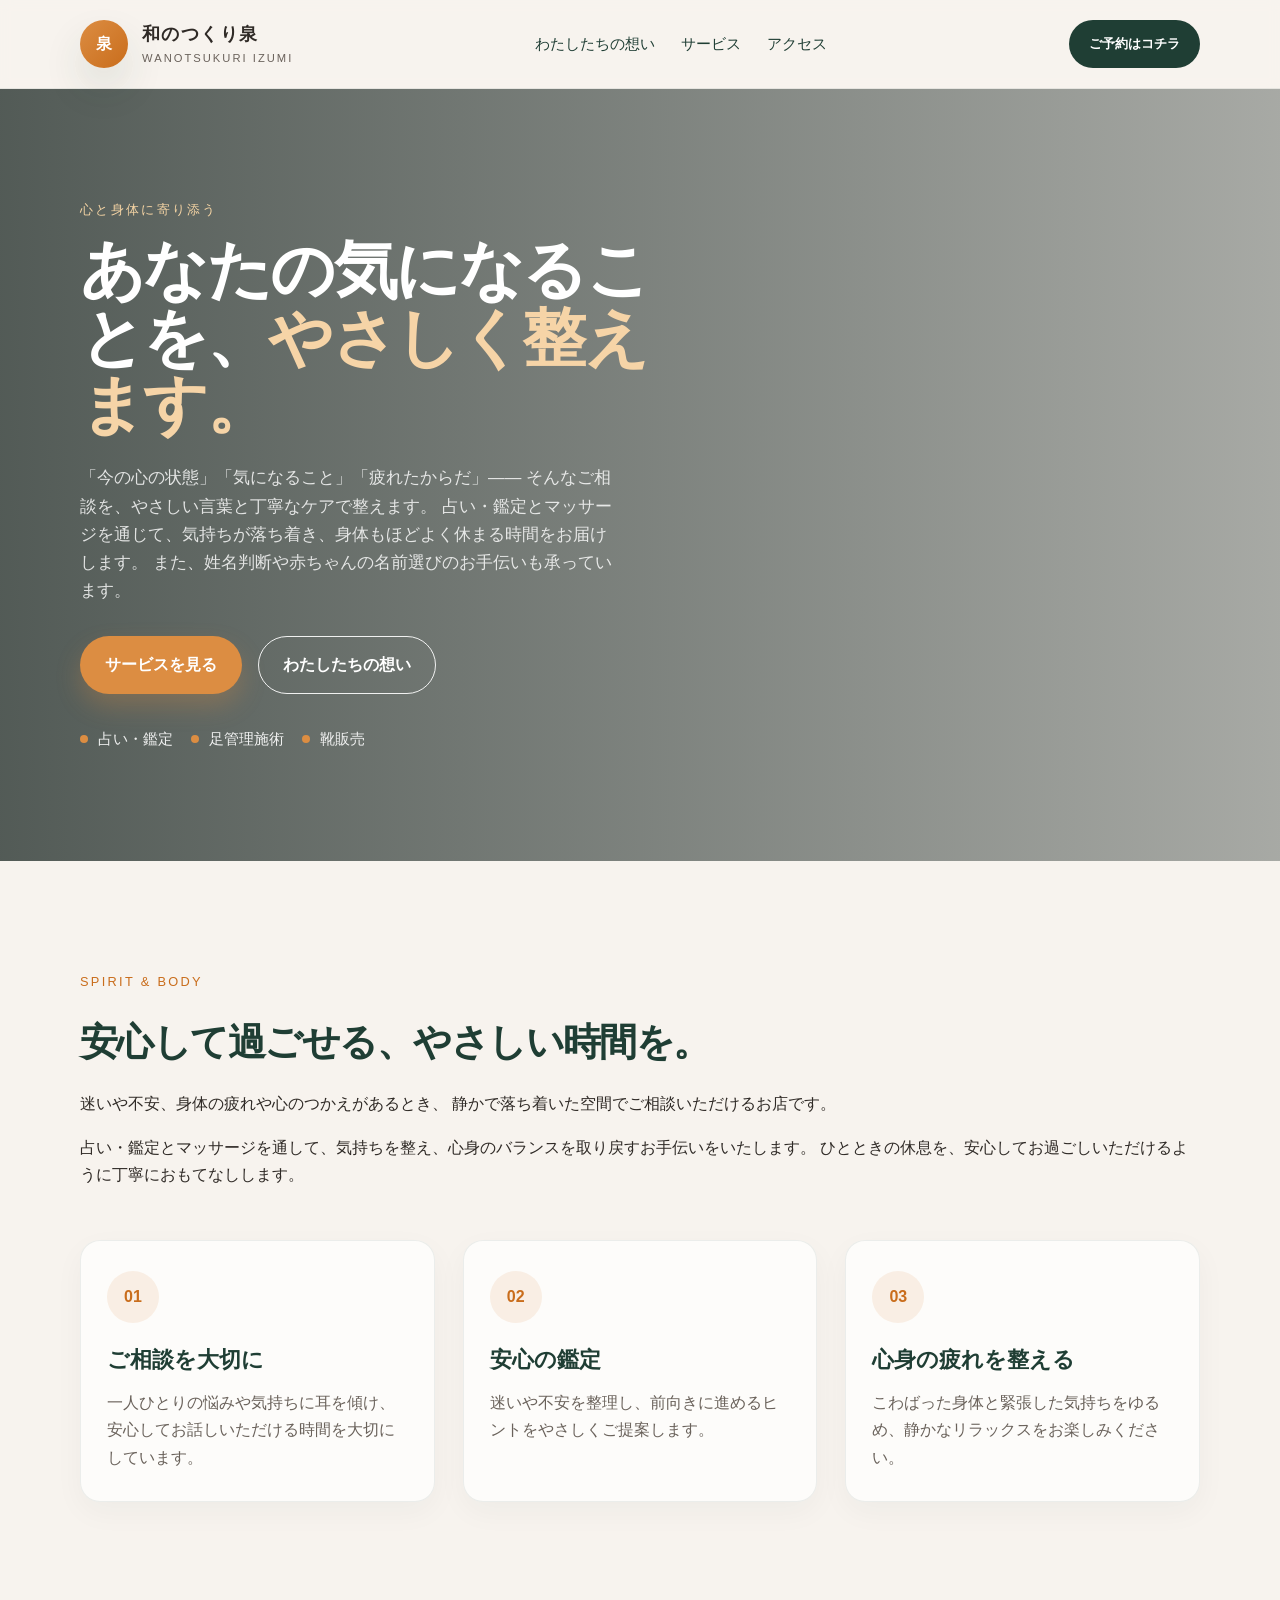
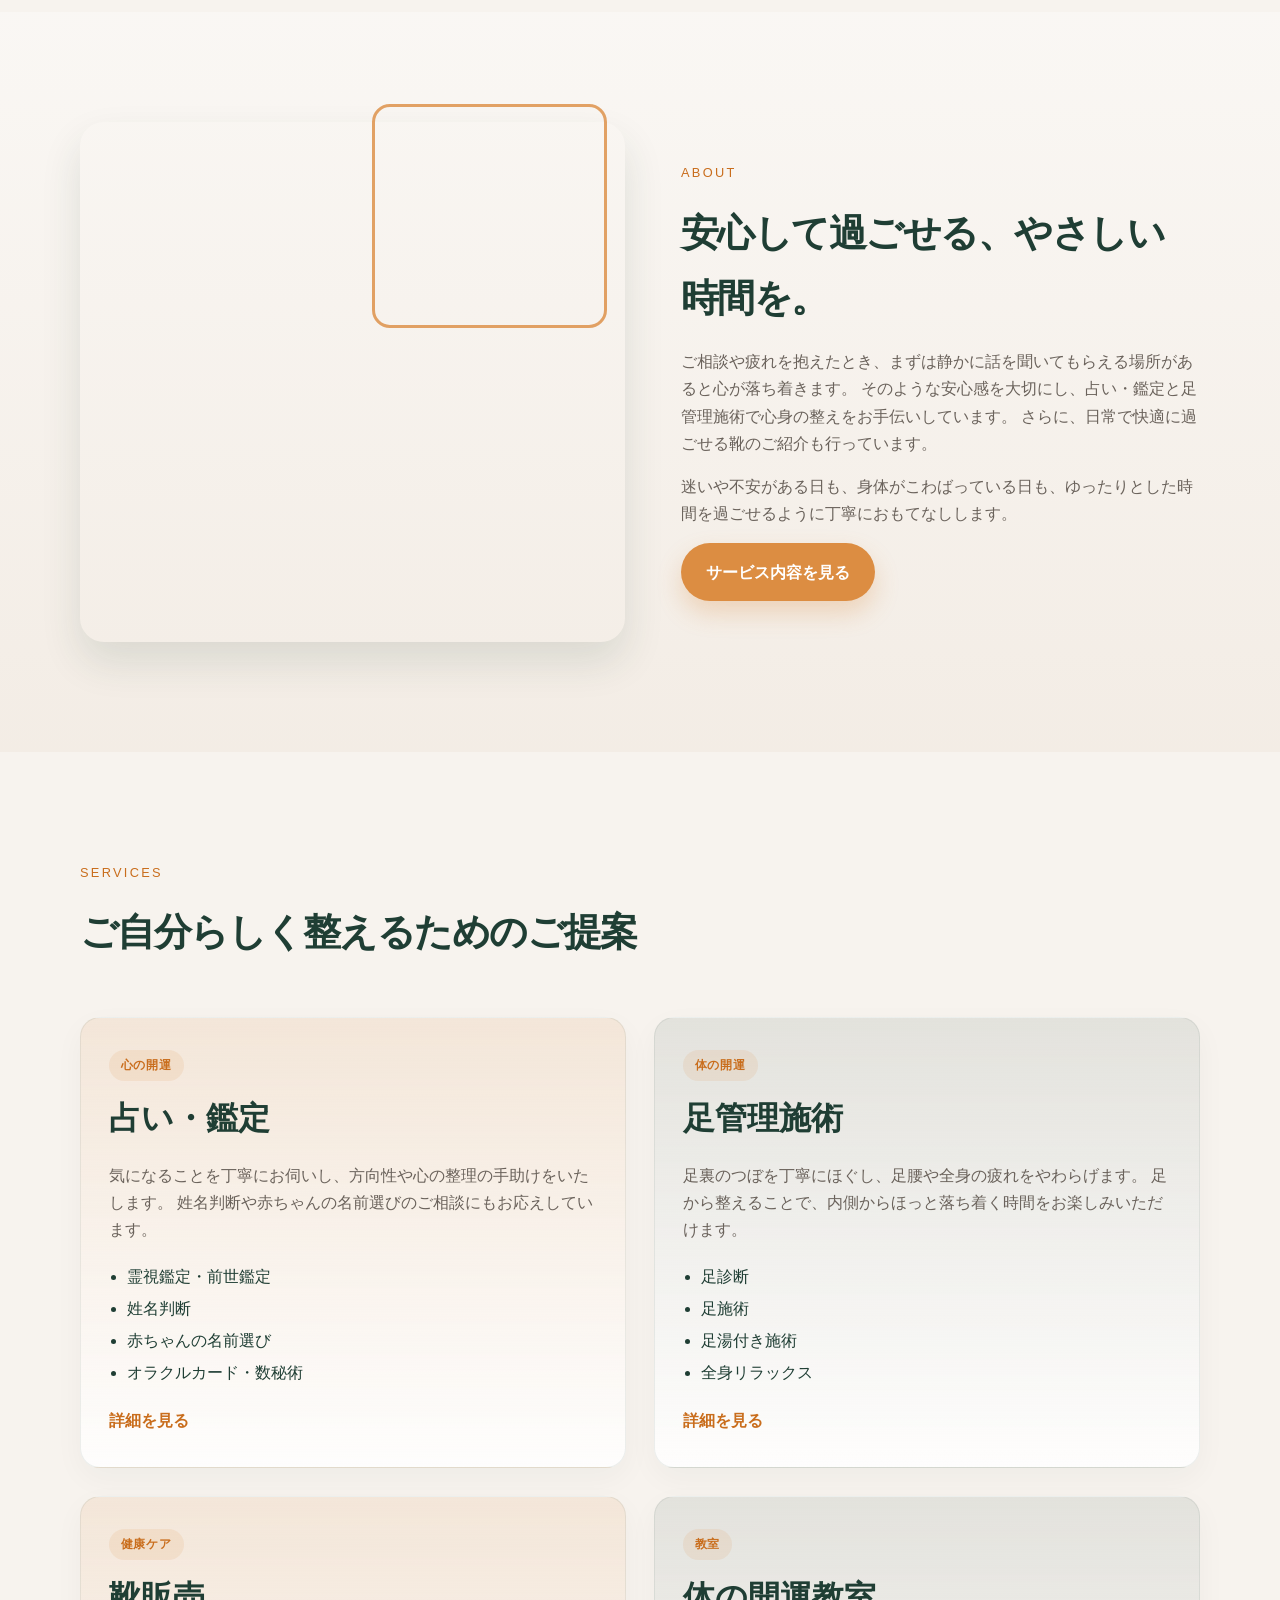
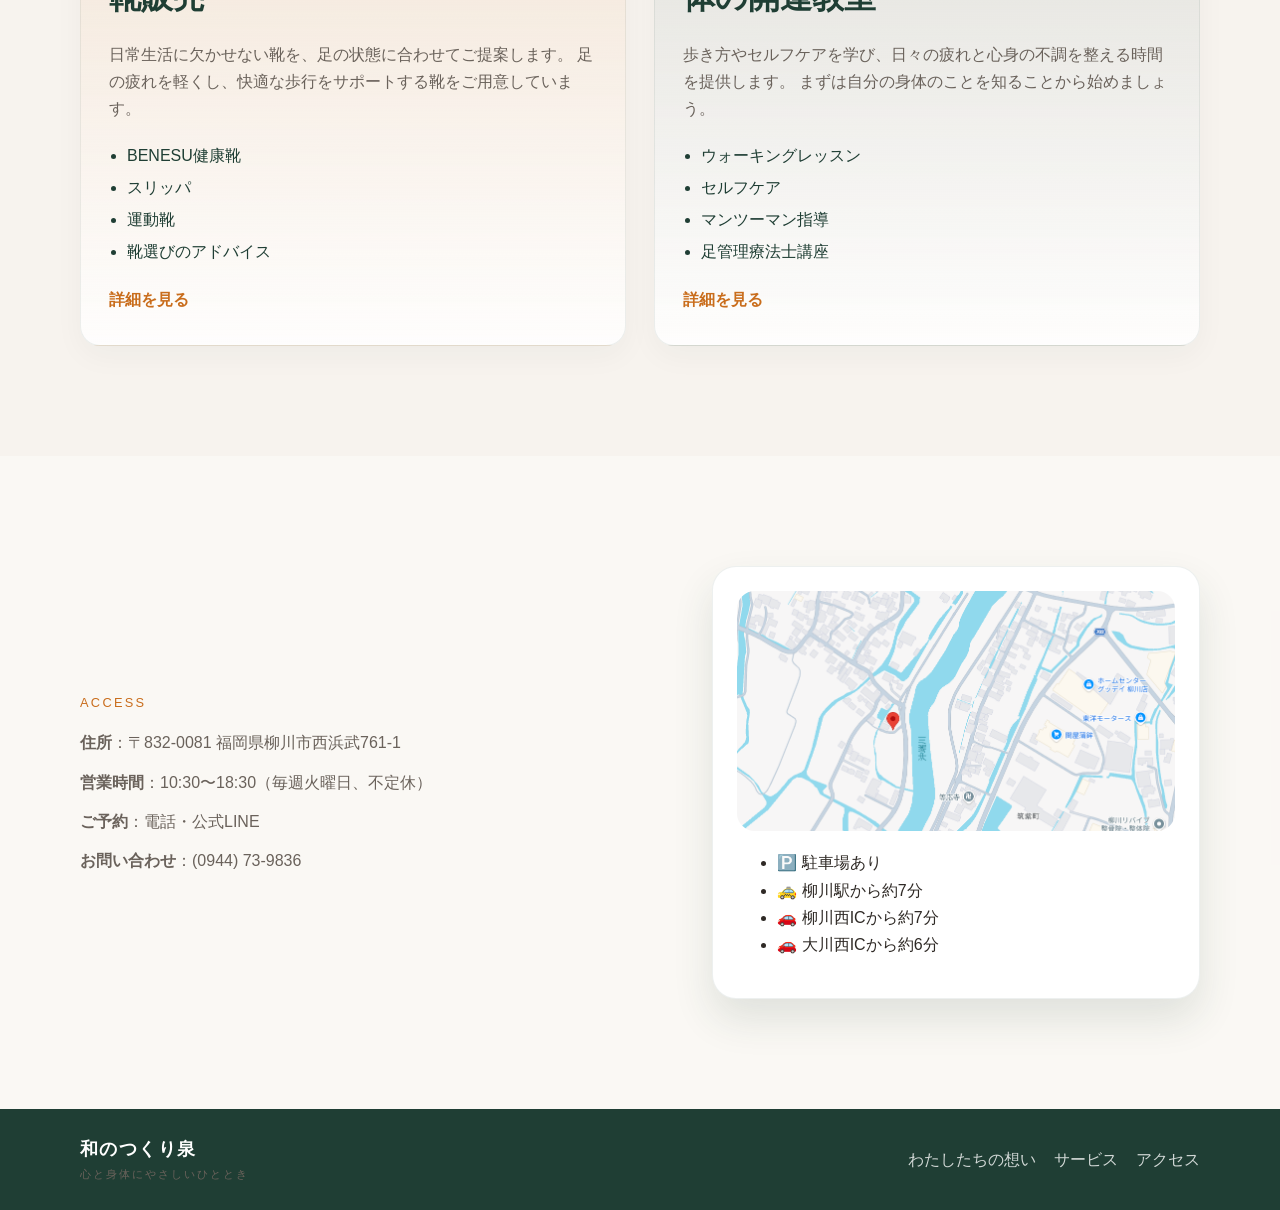
<file: index.html>
<!DOCTYPE html>
<html lang="ja">
  <head>
    <meta charset="UTF-8" />
    <meta name="viewport" content="width=device-width, initial-scale=1.0" />
    <title>和のつくり泉 | 心と身体のケア</title>
    <meta
      name="description"
      content="占い・鑑定、姓名判断、赤ちゃんの名前相談まで、心と身体を整える安心できる空間。"
    />
    <link rel="stylesheet" href="style.css" />
  </head>
  <body>
    <header class="site-header">
      <div class="container header-inner">
        <div class="brand">
          <a href="index.html" class="brand-link" aria-label="トップページへ戻る">
            <div class="brand-mark">泉</div>
            <div>
              <p class="brand-name">和のつくり泉</p>
              <p class="brand-sub">wanotsukuri izumi</p>
            </div>
          </a>
        </div>

        <nav class="main-nav" aria-label="メインメニュー">
          <a href="#about">わたしたちの想い</a>
          <a href="#services">サービス</a>
          <a href="#access">アクセス</a>
        </nav>

        <button class="button header-button" type="button" data-open-qr>ご予約はコチラ</button>
      </div>
    </header>

    <div class="qr-modal" id="qr-modal" aria-hidden="true">
      <div class="qr-modal-dialog" role="dialog" aria-modal="true" aria-labelledby="qr-modal-title">
        <button class="qr-modal-close" type="button" aria-label="閉じる" data-close-qr>×</button>
        <img src="images/LINE_QR.png" alt="公式LINE QRコード" />
        <h2 id="qr-modal-title">LINEでご予約</h2>
        <p>こちらのQRコードを読み取り、LINEからご予約・ご相談をお受けいたします。</p>
        <div class="qr-actions">
          <a class="line-link" href="https://line.me/R/ti/p/@izumi" target="_blank" rel="noopener noreferrer">友達追加はコチラ</a>
          <button class="button primary" type="button" data-close-qr>元のページへ戻る</button>
        </div>
      </div>
    </div>

    <main>
      <section class="hero">
        <div class="hero-overlay"></div>
        <div class="container hero-inner">
          <div class="hero-copy">
            <p class="eyebrow">心と身体に寄り添う</p>
            <h1>あなたの気になることを、<span>やさしく整えます。</span></h1>
            <p class="hero-text">
              「今の心の状態」「気になること」「疲れたからだ」——
              そんなご相談を、やさしい言葉と丁寧なケアで整えます。
              占い・鑑定とマッサージを通じて、気持ちが落ち着き、身体もほどよく休まる時間をお届けします。
              また、姓名判断や赤ちゃんの名前選びのお手伝いも承っています。
            </p>
            <div class="hero-actions">
              <a class="button primary" href="#services">サービスを見る</a>
              <a class="button secondary" href="#about">わたしたちの想い</a>
            </div>
            <ul class="hero-meta" aria-label="店舗情報">
              <li>占い・鑑定</li>
              <li>足管理施術</li>
              <li>靴販売</li>
            </ul>
          </div>
        </div>
      </section>

      <section class="features section-spacing">
        <div class="container">
          <div class="section-heading">
            <p class="eyebrow alt">Spirit & body</p>
            <h2>安心して過ごせる、やさしい時間を。</h2>
            <p>
              迷いや不安、身体の疲れや心のつかえがあるとき、
              静かで落ち着いた空間でご相談いただけるお店です。
            </p>
            <p>
              占い・鑑定とマッサージを通して、気持ちを整え、心身のバランスを取り戻すお手伝いをいたします。
              ひとときの休息を、安心してお過ごしいただけるように丁寧におもてなしします。
            </p>
          </div>

          <div class="feature-grid">
            <article class="feature-item">
              <span class="feature-icon">01</span>
              <h3>ご相談を大切に</h3>
              <p>一人ひとりの悩みや気持ちに耳を傾け、安心してお話しいただける時間を大切にしています。</p>
            </article>
            <article class="feature-item">
              <span class="feature-icon">02</span>
              <h3>安心の鑑定</h3>
              <p>迷いや不安を整理し、前向きに進めるヒントをやさしくご提案します。</p>
            </article>
            <article class="feature-item">
              <span class="feature-icon">03</span>
              <h3>心身の疲れを整える</h3>
              <p>こわばった身体と緊張した気持ちをゆるめ、静かなリラックスをお楽しみください。</p>
            </article>
          </div>
        </div>
      </section>

      <section class="about section-spacing" id="about">
        <div class="container about-grid">
          <div class="about-image">
            <div class="photo-frame"></div>
          </div>
          <div class="about-copy">
            <p class="eyebrow alt">About</p>
            <h2>安心して過ごせる、やさしい時間を。</h2>
            <p>
              ご相談や疲れを抱えたとき、まずは静かに話を聞いてもらえる場所があると心が落ち着きます。
              そのような安心感を大切にし、占い・鑑定と足管理施術で心身の整えをお手伝いしています。
              さらに、日常で快適に過ごせる靴のご紹介も行っています。
            </p>
            <p>
              迷いや不安がある日も、身体がこわばっている日も、ゆったりとした時間を過ごせるように丁寧におもてなしします。
            </p>
            <a class="button primary" href="#services">サービス内容を見る</a>
          </div>
        </div>
      </section>

      <section class="services section-spacing" id="services">
        <div class="container">
          <div class="section-heading">
            <p class="eyebrow alt">Services</p>
            <h2>ご自分らしく整えるためのご提案</h2>
          </div>

          <div class="service-grid">
            <article class="service-card card-orange">
              <div class="service-top">
                <span class="service-tag">心の開運</span>
                <h3>占い・鑑定</h3>
              </div>
              <p>
                気になることを丁寧にお伺いし、方向性や心の整理の手助けをいたします。
                姓名判断や赤ちゃんの名前選びのご相談にもお応えしています。
              </p>
              <ul>
                <li>霊視鑑定・前世鑑定</li>
                <li>姓名判断</li>
                <li>赤ちゃんの名前選び</li>
                <li>オラクルカード・数秘術</li>
              </ul>
              <a class="text-link" href="service-kokoro.html">詳細を見る</a>
            </article>

            <article class="service-card card-green">
              <div class="service-top">
                <span class="service-tag">体の開運</span>
                <h3>足管理施術</h3>
              </div>
              <p>
                足裏のつぼを丁寧にほぐし、足腰や全身の疲れをやわらげます。
                足から整えることで、内側からほっと落ち着く時間をお楽しみいただけます。
              </p>
              <ul>
                <li>足診断</li>
                <li>足施術</li>
                <li>足湯付き施術</li>
                <li>全身リラックス</li>
              </ul>
              <a class="text-link" href="service-karada.html">詳細を見る</a>
            </article>

            <article class="service-card card-orange">
              <div class="service-top">
                <span class="service-tag">健康ケア</span>
                <h3>靴販売</h3>
              </div>
              <p>
                日常生活に欠かせない靴を、足の状態に合わせてご提案します。
                足の疲れを軽くし、快適な歩行をサポートする靴をご用意しています。
              </p>
              <ul>
                <li>BENESU健康靴</li>
                <li>スリッパ</li>
                <li>運動靴</li>
                <li>靴選びのアドバイス</li>
              </ul>
              <a class="text-link" href="service-shoes.html">詳細を見る</a>
            </article>

            <article class="service-card card-green">
              <div class="service-top">
                <span class="service-tag">教室</span>
                <h3>体の開運教室</h3>
              </div>
              <p>
                歩き方やセルフケアを学び、日々の疲れと心身の不調を整える時間を提供します。
                まずは自分の身体のことを知ることから始めましょう。
              </p>
              <ul>
                <li>ウォーキングレッスン</li>
                <li>セルフケア</li>
                <li>マンツーマン指導</li>
                <li>足管理療法士講座</li>
              </ul>
              <a class="text-link" href="service-class.html">詳細を見る</a>
            </article>
          </div>
        </div>
      </section>

      <section class="visit section-spacing" id="access">
        <div class="container visit-grid">
          <div>
            <p class="eyebrow alt">Access</p>
            <ul class="info-list">
              <li><strong>住所</strong>：〒832-0081 福岡県柳川市西浜武761-1</li>
              <li><strong>営業時間</strong>：10:30〜18:30（毎週火曜日、不定休）</li>
              <li><strong>ご予約</strong>：電話・公式LINE</li>
              <li><strong>お問い合わせ</strong>：(0944) 73-9836</li>
            </ul>
          </div>

          <div class="map-card">
            <a href="https://maps.app.goo.gl/u74AjkpcqvoAW7AM7" target="_blank" rel="noopener noreferrer">
              <img src="images/map.png" alt="アクセス地図" class="map-image" />
            </a>
            <ul class="access-points">
              <li><span aria-hidden="true">🅿️</span> 駐車場あり</li>
              <li><span aria-hidden="true">🚕</span> 柳川駅から約7分</li>
              <li><span aria-hidden="true">🚗</span> 柳川西ICから約7分</li>
              <li><span aria-hidden="true">🚗</span> 大川西ICから約6分</li>
            </ul>
          </div>
        </div>
      </section>
    </main>

    <footer class="site-footer">
      <div class="container footer-inner">
        <div>
          <p class="brand-name">和のつくり泉</p>
          <p class="brand-sub">心と身体にやさしいひととき</p>
        </div>
        <div class="footer-links">
          <a href="#about">わたしたちの想い</a>
          <a href="#services">サービス</a>
          <a href="#access">アクセス</a>
        </div>
      </div>
    </footer>

    <script>
      const qrModal = document.getElementById('qr-modal');
      const modalButtons = document.querySelectorAll('[data-open-qr]');
      const closeButtons = document.querySelectorAll('[data-close-qr]');

      const openQrModal = () => {
        qrModal.classList.add('is-open');
        qrModal.setAttribute('aria-hidden', 'false');
        document.body.classList.add('modal-open');
      };

      const closeQrModal = () => {
        qrModal.classList.remove('is-open');
        qrModal.setAttribute('aria-hidden', 'true');
        document.body.classList.remove('modal-open');
      };

      modalButtons.forEach((button) => {
        button.addEventListener('click', (event) => {
          event.preventDefault();
          openQrModal();
        });
      });

      closeButtons.forEach((button) => {
        button.addEventListener('click', closeQrModal);
      });

      qrModal.addEventListener('click', (event) => {
        if (event.target === qrModal) closeQrModal();
      });

      document.addEventListener('keydown', (event) => {
        if (event.key === 'Escape' && qrModal.classList.contains('is-open')) {
          closeQrModal();
        }
      });
    </script>
  </body>
</html>
</file>
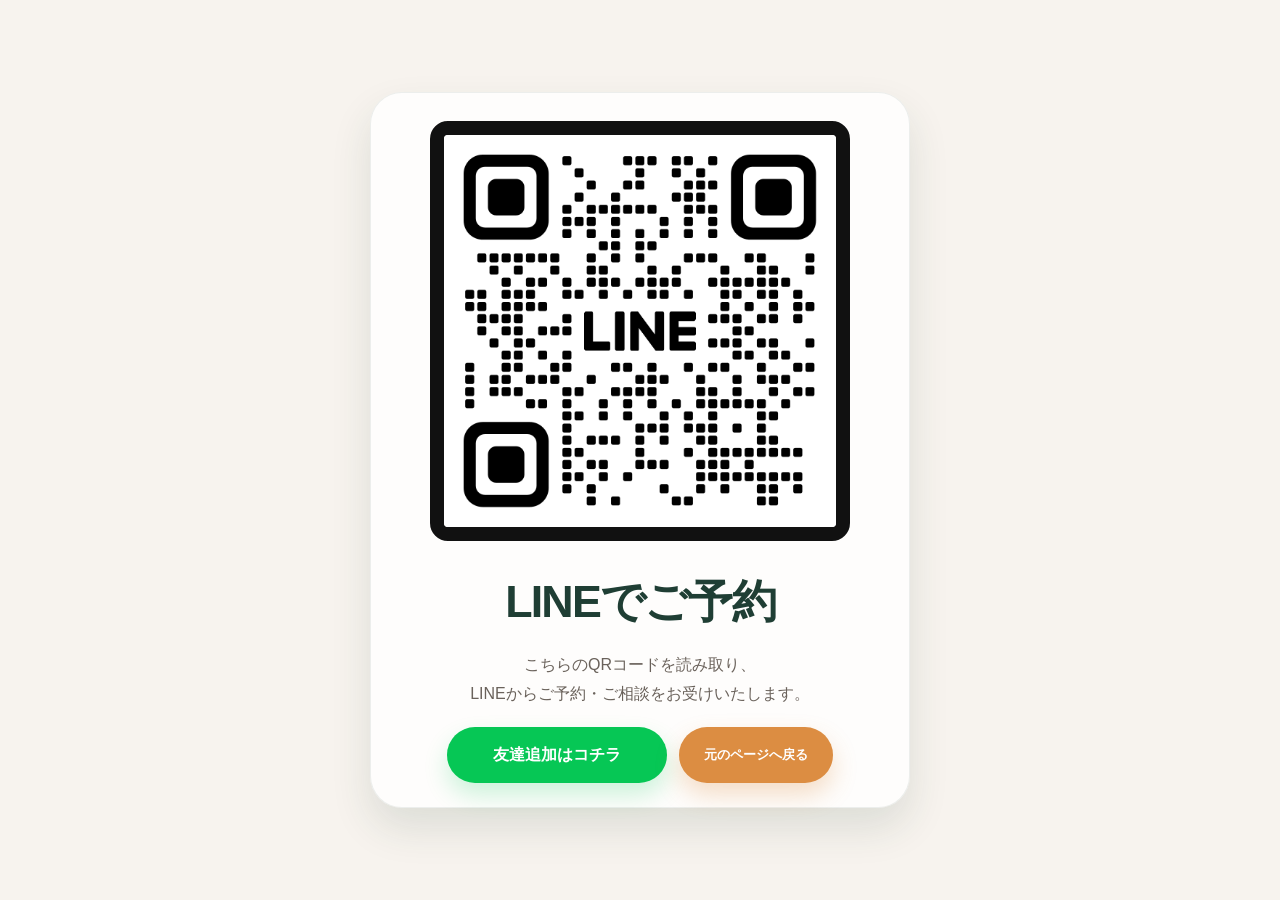
<file: line-qr.html>
<!DOCTYPE html>
<html lang="ja">
  <head>
    <meta charset="UTF-8" />
    <meta name="viewport" content="width=device-width, initial-scale=1.0" />
    <title>LINEでご予約 | 和のつくり泉</title>
    <link rel="stylesheet" href="style.css" />
    <style>
      body {
        background: var(--ivory);
      }

      .qr-page {
        min-height: 100vh;
        display: grid;
        place-items: center;
        padding: 40px 20px;
      }

      .qr-wrap {
        max-width: 540px;
        width: 100%;
        background: rgba(255,255,255,0.8);
        border: 1px solid rgba(31, 62, 52, 0.08);
        border-radius: 32px;
        box-shadow: var(--shadow);
        padding: 28px 28px 24px;
        text-align: center;
      }

      .qr-image {
        width: min(100%, 420px);
        height: auto;
        display: block;
        margin: 0 auto 22px;
        border-radius: 18px;
        background: #fff;
        border: 14px solid #111;
      }

      .qr-wrap h1 {
        margin: 0 0 12px;
        color: var(--green);
        font-size: clamp(1.8rem, 4vw, 2.8rem);
        letter-spacing: -0.04em;
      }

      .qr-wrap p {
        margin: 0 0 18px;
        color: var(--muted);
        line-height: 1.8;
      }

      .qr-actions {
        display: flex;
        justify-content: center;
        flex-wrap: wrap;
        gap: 12px;
      }

      .line-link {
        display: inline-flex;
        align-items: center;
        justify-content: center;
        min-width: 220px;
        padding: 0.9rem 1.4rem;
        border-radius: 999px;
        font-weight: 700;
        background: #06c755;
        color: #fff;
        box-shadow: 0 12px 24px rgba(6, 199, 85, 0.2);
      }
    </style>
  </head>
  <body>
    <main class="qr-page">
      <div class="qr-wrap">
        <img src="images/LINE_QR.png" alt="公式LINE QRコード" class="qr-image" />

        <h1>LINEでご予約</h1>
        <p>
          こちらのQRコードを読み取り、<br />
          LINEからご予約・ご相談をお受けいたします。
        </p>

        <div class="qr-actions">
          <a class="line-link" href="https://line.me/R/ti/p/@izumi" target="_blank" rel="noopener noreferrer">友達追加はコチラ</a>
          <button class="button primary" type="button" onclick="if (document.referrer && document.referrer !== location.href) { history.back(); } else { location.href = 'index.html'; }">元のページへ戻る</button>
        </div>
      </div>
    </main>
  </body>
</html>
</file>
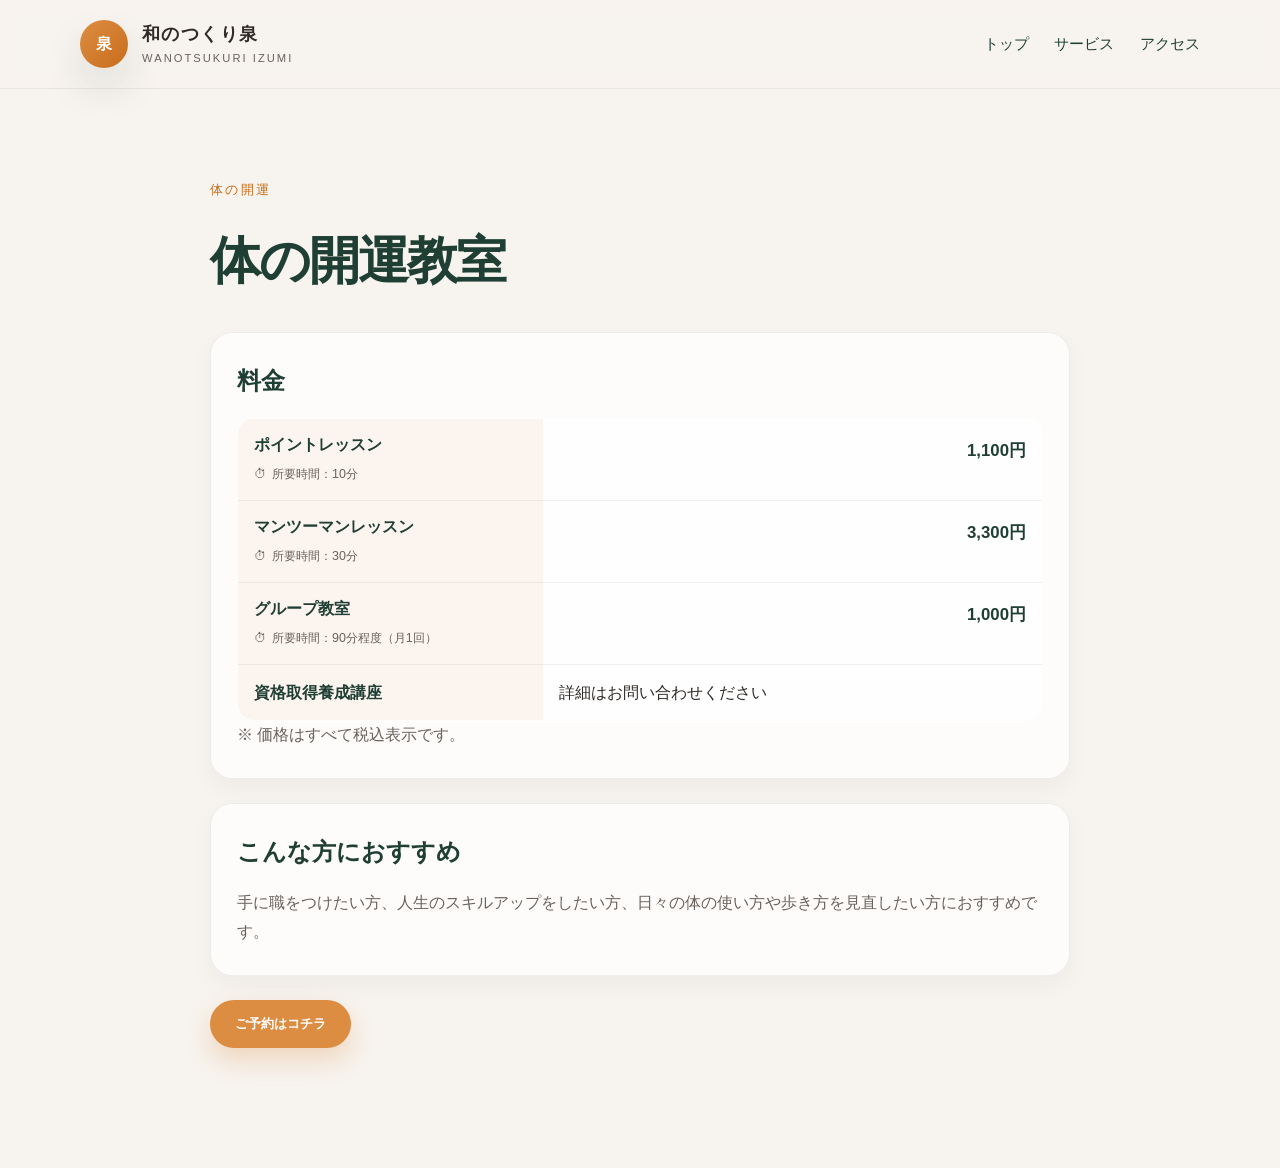
<file: service-class.html>
<!DOCTYPE html>
<html lang="ja">
  <head>
    <meta charset="UTF-8" />
    <meta name="viewport" content="width=device-width, initial-scale=1.0" />
    <title>体の開運教室 | 和のつくり泉</title>
    <link rel="stylesheet" href="style.css" />
  </head>
  <body>
    <header class="site-header">
      <div class="container header-inner">
        <div class="brand">
          <a href="index.html" class="brand-link" aria-label="トップページへ戻る">
            <div class="brand-mark">泉</div>
            <div>
              <p class="brand-name">和のつくり泉</p>
              <p class="brand-sub">wanotsukuri izumi</p>
            </div>
          </a>
        </div>
        <nav class="main-nav" aria-label="メインメニュー">
          <a href="index.html">トップ</a>
          <a href="index.html#services">サービス</a>
          <a href="index.html#access">アクセス</a>
        </nav>
      </div>
    </header>

    <main class="page-detail">
      <section class="container detail-wrap">
        <p class="eyebrow alt">体の開運</p>
        <h1>体の開運教室</h1>

        <div class="detail-box">
          <h2>料金</h2>
          <table class="price-table">
            <tr>
              <th>
                <span class="service-name">ポイントレッスン</span>
                <div class="record-duration"><span aria-hidden="true">⏱</span> 所要時間：10分</div>
              </th>
              <td>
                <div class="menu-row">
                  <div class="menu-main"></div>
                  <div class="menu-meta">
                    <div class="menu-price">1,100円</div>
                  </div>
                </div>
              </td>
            </tr>
            <tr>
              <th>
                <span class="service-name">マンツーマンレッスン</span>
                <div class="record-duration"><span aria-hidden="true">⏱</span> 所要時間：30分</div>
              </th>
              <td>
                <div class="menu-row">
                  <div class="menu-main"></div>
                  <div class="menu-meta">
                    <div class="menu-price">3,300円</div>
                  </div>
                </div>
              </td>
            </tr>
            <tr>
              <th>
                <span class="service-name">グループ教室</span>
                <div class="record-duration"><span aria-hidden="true">⏱</span> 所要時間：90分程度（月1回）</div>
              </th>
              <td>
                <div class="menu-row">
                  <div class="menu-main"></div>
                  <div class="menu-meta">
                    <div class="menu-price">1,000円</div>
                  </div>
                </div>
              </td>
            </tr>
            <tr>
              <th>資格取得養成講座</th>
              <td>詳細はお問い合わせください</td>
            </tr>
          </table>
          <p class="small-note">※ 価格はすべて税込表示です。</p>
        </div>

        <div class="detail-box">
          <h2>こんな方におすすめ</h2>
          <p>手に職をつけたい方、人生のスキルアップをしたい方、日々の体の使い方や歩き方を見直したい方におすすめです。</p>
        </div>

        <button class="button primary" type="button" data-open-qr>ご予約はコチラ</button>
      </section>
    </main>

    <div class="qr-modal" id="qr-modal" aria-hidden="true">
      <div class="qr-modal-dialog" role="dialog" aria-modal="true" aria-labelledby="qr-modal-title">
        <button class="qr-modal-close" type="button" aria-label="閉じる" data-close-qr>×</button>
        <img src="images/LINE_QR.png" alt="公式LINE QRコード" />
        <h2 id="qr-modal-title">LINEでご予約</h2>
        <p>こちらのQRコードを読み取り、LINEからご予約・ご相談をお受けいたします。</p>
        <div class="qr-actions">
          <a class="line-link" href="https://line.me/R/ti/p/@izumi" target="_blank" rel="noopener noreferrer">友達追加はコチラ</a>
          <button class="button primary" type="button" data-close-qr>元のページへ戻る</button>
        </div>
      </div>
    </div>

    <script>
      const qrModal = document.getElementById('qr-modal');
      const modalButtons = document.querySelectorAll('[data-open-qr]');
      const closeButtons = document.querySelectorAll('[data-close-qr]');

      const openQrModal = () => {
        qrModal.classList.add('is-open');
        qrModal.setAttribute('aria-hidden', 'false');
        document.body.classList.add('modal-open');
      };

      const closeQrModal = () => {
        qrModal.classList.remove('is-open');
        qrModal.setAttribute('aria-hidden', 'true');
        document.body.classList.remove('modal-open');
      };

      modalButtons.forEach((button) => {
        button.addEventListener('click', (event) => {
          event.preventDefault();
          openQrModal();
        });
      });

      closeButtons.forEach((button) => {
        button.addEventListener('click', closeQrModal);
      });

      qrModal.addEventListener('click', (event) => {
        if (event.target === qrModal) closeQrModal();
      });

      document.addEventListener('keydown', (event) => {
        if (event.key === 'Escape' && qrModal.classList.contains('is-open')) {
          closeQrModal();
        }
      });
    </script>
  </body>
</html>
</file>
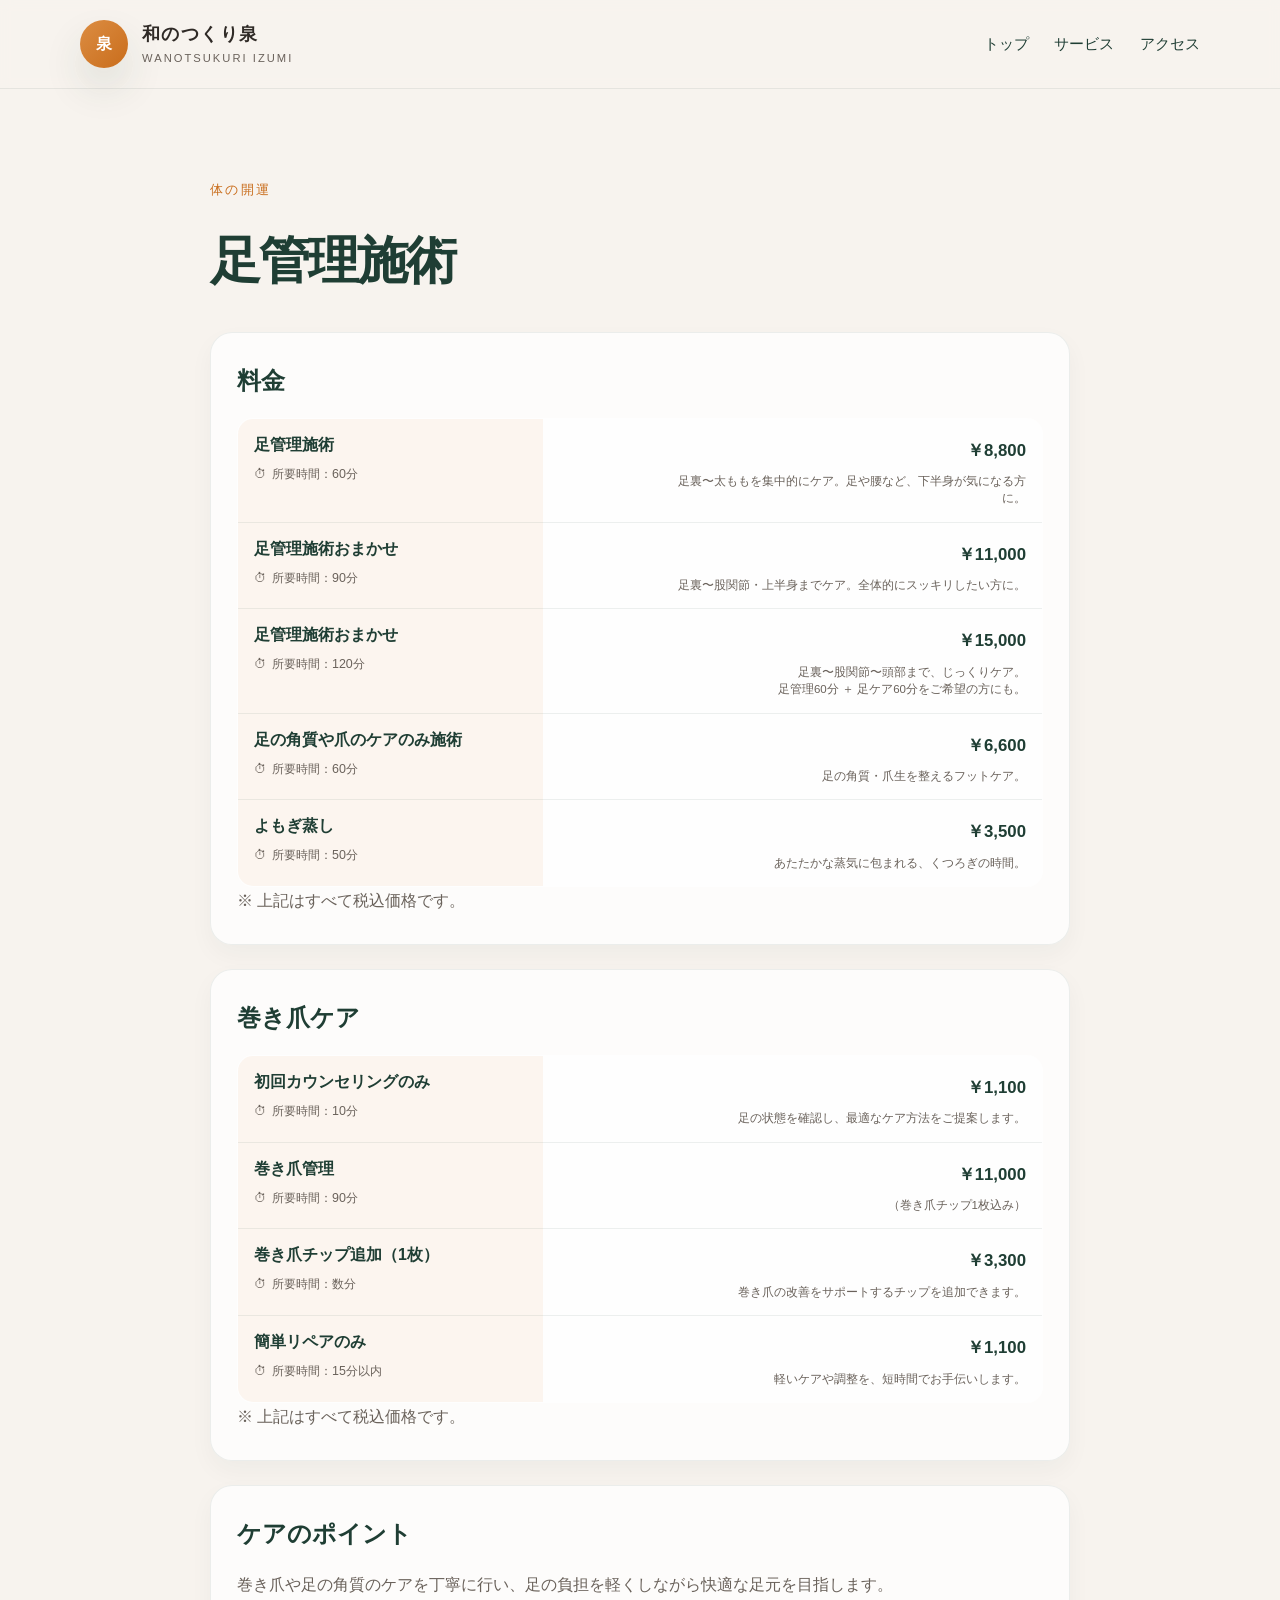
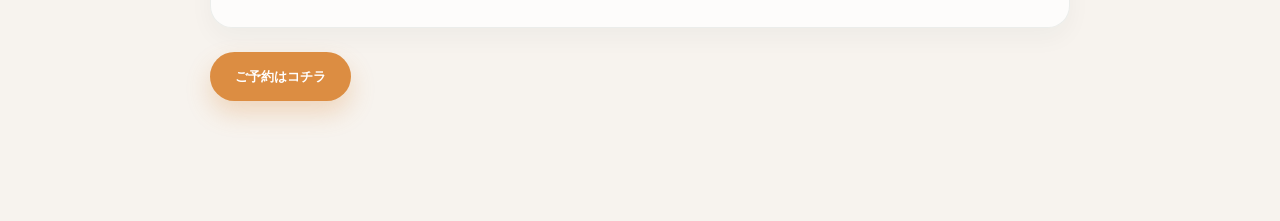
<file: service-karada.html>
<!DOCTYPE html>
<html lang="ja">
  <head>
    <meta charset="UTF-8" />
    <meta name="viewport" content="width=device-width, initial-scale=1.0" />
    <title>足管理施術 | 和のつくり泉</title>
    <link rel="stylesheet" href="style.css" />
  </head>
  <body>
    <header class="site-header">
      <div class="container header-inner">
        <div class="brand">
          <a href="index.html" class="brand-link" aria-label="トップページへ戻る">
            <div class="brand-mark">泉</div>
            <div>
              <p class="brand-name">和のつくり泉</p>
              <p class="brand-sub">wanotsukuri izumi</p>
            </div>
          </a>
        </div>
        <nav class="main-nav" aria-label="メインメニュー">
          <a href="index.html">トップ</a>
          <a href="index.html#services">サービス</a>
          <a href="index.html#access">アクセス</a>
        </nav>
      </div>
    </header>

    <main class="page-detail">
      <section class="container detail-wrap">
        <p class="eyebrow alt">体の開運</p>
        <h1>足管理施術</h1>

        <div class="detail-box">
          <h2>料金</h2>
          <table class="price-table">
            <tr>
              <th>
                <span class="service-name">足管理施術</span>
                <div class="record-duration"><span aria-hidden="true">⏱</span> 所要時間：60分</div>
              </th>
              <td>
                <div class="menu-row">
                  <div class="menu-main"></div>
                  <div class="menu-meta">
                    <div class="menu-price">￥8,800</div>
                    <div class="menu-caption">足裏〜太ももを集中的にケア。足や腰など、下半身が気になる方に。</div>
                  </div>
                </div>
              </td>
            </tr>
            <tr>
              <th>
                <span class="service-name">足管理施術おまかせ</span>
                <div class="record-duration"><span aria-hidden="true">⏱</span> 所要時間：90分</div>
              </th>
              <td>
                <div class="menu-row">
                  <div class="menu-main"></div>
                  <div class="menu-meta">
                    <div class="menu-price">￥11,000</div>
                    <div class="menu-caption">足裏〜股関節・上半身までケア。全体的にスッキリしたい方に。</div>
                  </div>
                </div>
              </td>
            </tr>
            <tr>
              <th>
                <span class="service-name">足管理施術おまかせ</span>
                <div class="record-duration"><span aria-hidden="true">⏱</span> 所要時間：120分</div>
              </th>
              <td>
                <div class="menu-row">
                  <div class="menu-main"></div>
                  <div class="menu-meta">
                    <div class="menu-price">￥15,000</div>
                    <div class="menu-caption">足裏〜股関節〜頭部まで、じっくりケア。<br>足管理60分 ＋ 足ケア60分をご希望の方にも。</div>
                  </div>
                </div>
              </td>
            </tr>
            <tr>
              <th>
                <span class="service-name">足の角質や爪のケアのみ施術</span>
                <div class="record-duration"><span aria-hidden="true">⏱</span> 所要時間：60分</div>
              </th>
              <td>
                <div class="menu-row">
                  <div class="menu-main"></div>
                  <div class="menu-meta">
                    <div class="menu-price">￥6,600</div>
                    <div class="menu-caption">足の角質・爪生を整えるフットケア。</div>
                  </div>
                </div>
              </td>
            </tr>
            <tr>
              <th>
                <span class="service-name">よもぎ蒸し</span>
                <div class="record-duration"><span aria-hidden="true">⏱</span> 所要時間：50分</div>
              </th>
              <td>
                <div class="menu-row">
                  <div class="menu-main"></div>
                  <div class="menu-meta">
                    <div class="menu-price">￥3,500</div>
                    <div class="menu-caption">あたたかな蒸気に包まれる、くつろぎの時間。</div>
                  </div>
                </div>
              </td>
            </tr>
          </table>
          <p class="small-note">※ 上記はすべて税込価格です。</p>
        </div>

        <div class="detail-box">
          <h2>巻き爪ケア</h2>
          <table class="price-table">
            <tr>
              <th>
                <span class="service-name">初回カウンセリングのみ</span>
                <div class="record-duration"><span aria-hidden="true">⏱</span> 所要時間：10分</div>
              </th>
              <td>
                <div class="menu-row">
                  <div class="menu-main"></div>
                  <div class="menu-meta">
                    <div class="menu-price">￥1,100</div>
                    <div class="menu-caption">足の状態を確認し、最適なケア方法をご提案します。</div>
                  </div>
                </div>
              </td>
            </tr>
            <tr>
              <th>
                <span class="service-name">巻き爪管理</span>
                <div class="record-duration"><span aria-hidden="true">⏱</span> 所要時間：90分</div>
              </th>
              <td>
                <div class="menu-row">
                  <div class="menu-main"></div>
                  <div class="menu-meta">
                    <div class="menu-price">￥11,000</div>
                    <div class="menu-caption">（巻き爪チップ1枚込み）</div>
                  </div>
                </div>
              </td>
            </tr>
            <tr>
              <th>
                <span class="service-name">巻き爪チップ追加（1枚）</span>
                <div class="record-duration"><span aria-hidden="true">⏱</span> 所要時間：数分</div>
              </th>
              <td>
                <div class="menu-row">
                  <div class="menu-main"></div>
                  <div class="menu-meta">
                    <div class="menu-price">￥3,300</div>
                    <div class="menu-caption">巻き爪の改善をサポートするチップを追加できます。</div>
                  </div>
                </div>
              </td>
            </tr>
            <tr>
              <th>
                <span class="service-name">簡単リペアのみ</span>
                <div class="record-duration"><span aria-hidden="true">⏱</span> 所要時間：15分以内</div>
              </th>
              <td>
                <div class="menu-row">
                  <div class="menu-main"></div>
                  <div class="menu-meta">
                    <div class="menu-price">￥1,100</div>
                    <div class="menu-caption">軽いケアや調整を、短時間でお手伝いします。</div>
                  </div>
                </div>
              </td>
            </tr>
          </table>
          <p class="small-note">※ 上記はすべて税込価格です。</p>
        </div>

        <div class="detail-box">
          <h2>ケアのポイント</h2>
          <p>巻き爪や足の角質のケアを丁寧に行い、足の負担を軽くしながら快適な足元を目指します。</p>
        </div>

        <button class="button primary" type="button" data-open-qr>ご予約はコチラ</button>
      </section>
    </main>

    <div class="qr-modal" id="qr-modal" aria-hidden="true">
      <div class="qr-modal-dialog" role="dialog" aria-modal="true" aria-labelledby="qr-modal-title">
        <button class="qr-modal-close" type="button" aria-label="閉じる" data-close-qr>×</button>
        <img src="images/LINE_QR.png" alt="公式LINE QRコード" />
        <h2 id="qr-modal-title">LINEでご予約</h2>
        <p>こちらのQRコードを読み取り、LINEからご予約・ご相談をお受けいたします。</p>
        <div class="qr-actions">
          <a class="line-link" href="https://line.me/R/ti/p/@izumi" target="_blank" rel="noopener noreferrer">友達追加はコチラ</a>
          <button class="button primary" type="button" data-close-qr>元のページへ戻る</button>
        </div>
      </div>
    </div>

    <script>
      const qrModal = document.getElementById('qr-modal');
      const modalButtons = document.querySelectorAll('[data-open-qr]');
      const closeButtons = document.querySelectorAll('[data-close-qr]');

      const openQrModal = () => {
        qrModal.classList.add('is-open');
        qrModal.setAttribute('aria-hidden', 'false');
        document.body.classList.add('modal-open');
      };

      const closeQrModal = () => {
        qrModal.classList.remove('is-open');
        qrModal.setAttribute('aria-hidden', 'true');
        document.body.classList.remove('modal-open');
      };

      modalButtons.forEach((button) => {
        button.addEventListener('click', (event) => {
          event.preventDefault();
          openQrModal();
        });
      });

      closeButtons.forEach((button) => {
        button.addEventListener('click', closeQrModal);
      });

      qrModal.addEventListener('click', (event) => {
        if (event.target === qrModal) closeQrModal();
      });

      document.addEventListener('keydown', (event) => {
        if (event.key === 'Escape' && qrModal.classList.contains('is-open')) {
          closeQrModal();
        }
      });
    </script>
  </body>
</html>
</file>
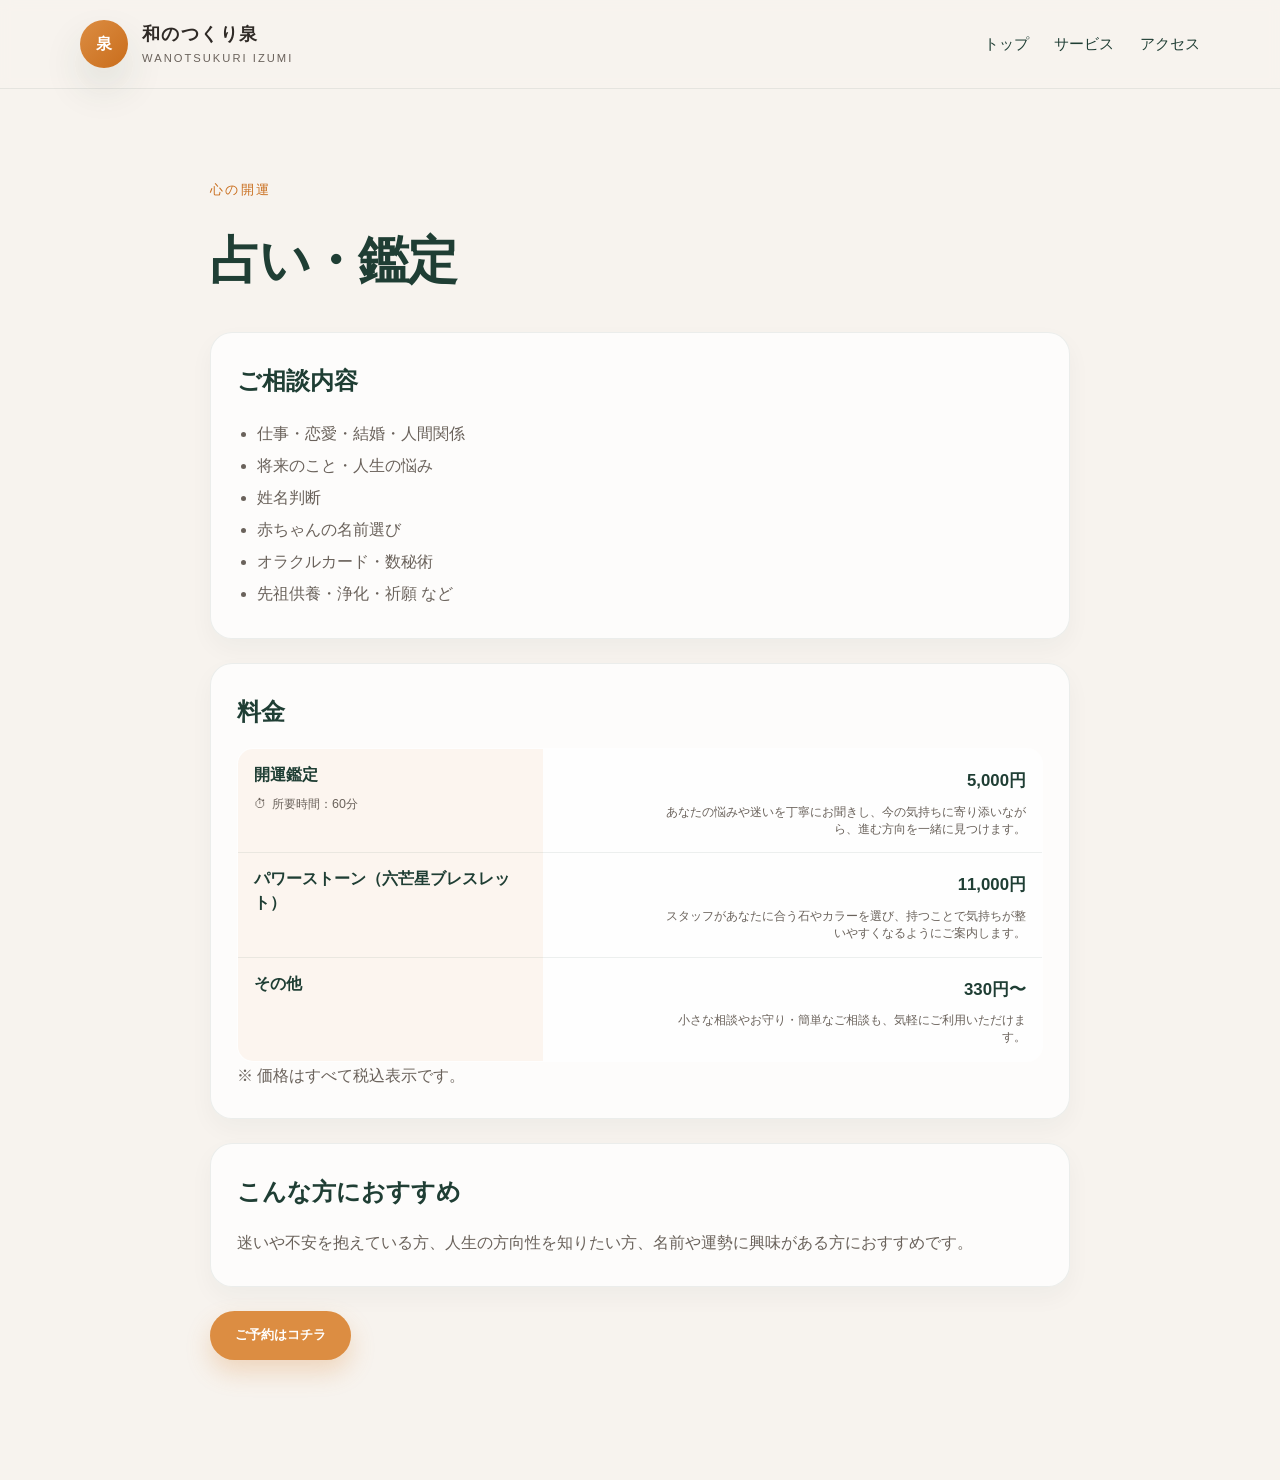
<file: service-kokoro.html>
<!DOCTYPE html>
<html lang="ja">
  <head>
    <meta charset="UTF-8" />
    <meta name="viewport" content="width=device-width, initial-scale=1.0" />
    <title>占い・鑑定 | 和のつくり泉</title>
    <link rel="stylesheet" href="style.css" />
  </head>
  <body>
    <header class="site-header">
      <div class="container header-inner">
        <div class="brand">
          <a href="index.html" class="brand-link" aria-label="トップページへ戻る">
            <div class="brand-mark">泉</div>
            <div>
              <p class="brand-name">和のつくり泉</p>
              <p class="brand-sub">wanotsukuri izumi</p>
            </div>
          </a>
        </div>
        <nav class="main-nav" aria-label="メインメニュー">
          <a href="index.html">トップ</a>
          <a href="index.html#services">サービス</a>
          <a href="index.html#access">アクセス</a>
        </nav>
      </div>
    </header>

    <main class="page-detail">
      <section class="container detail-wrap">
        <p class="eyebrow alt">心の開運</p>
        <h1>占い・鑑定</h1>

        <div class="detail-box detail-hero">
          <div class="detail-hero-copy">
            <h2>ご相談内容</h2>
            <ul>
              <li>仕事・恋愛・結婚・人間関係</li>
              <li>将来のこと・人生の悩み</li>
              <li>姓名判断</li>
              <li>赤ちゃんの名前選び</li>
              <li>オラクルカード・数秘術</li>
              <li>先祖供養・浄化・祈願 など</li>
            </ul>
          </div>
        </div>

        <div class="detail-box">
          <h2>料金</h2>
          <table class="price-table">
            <tr>
              <th>
                <span class="service-name">開運鑑定</span>
                <div class="record-duration"><span aria-hidden="true">⏱</span> 所要時間：60分</div>
              </th>
              <td>
                <div class="menu-row">
                  <div class="menu-main"></div>
                  <div class="menu-meta">
                    <div class="menu-price">5,000円</div>
                    <div class="menu-caption">あなたの悩みや迷いを丁寧にお聞きし、今の気持ちに寄り添いながら、進む方向を一緒に見つけます。</div>
                  </div>
                </div>
              </td>
            </tr>
            <tr>
              <th>
                <span class="service-name">パワーストーン（六芒星ブレスレット）</span>
              </th>
              <td>
                <div class="menu-row">
                  <div class="menu-main"></div>
                  <div class="menu-meta">
                    <div class="menu-price">11,000円</div>
                    <div class="menu-caption">スタッフがあなたに合う石やカラーを選び、持つことで気持ちが整いやすくなるようにご案内します。</div>
                  </div>
                </div>
              </td>
            </tr>
            <tr>
              <th>
                <span class="service-name">その他</span>
              </th>
              <td>
                <div class="menu-row">
                  <div class="menu-main"></div>
                  <div class="menu-meta">
                    <div class="menu-price">330円〜</div>
                    <div class="menu-caption">小さな相談やお守り・簡単なご相談も、気軽にご利用いただけます。</div>
                  </div>
                </div>
              </td>
            </tr>
          </table>
          <p class="small-note">※ 価格はすべて税込表示です。</p>
        </div>

        <div class="detail-box">
          <h2>こんな方におすすめ</h2>
          <p>迷いや不安を抱えている方、人生の方向性を知りたい方、名前や運勢に興味がある方におすすめです。</p>
        </div>

        <button class="button primary" type="button" data-open-qr>ご予約はコチラ</button>
      </section>
    </main>

    <div class="qr-modal" id="qr-modal" aria-hidden="true">
      <div class="qr-modal-dialog" role="dialog" aria-modal="true" aria-labelledby="qr-modal-title">
        <button class="qr-modal-close" type="button" aria-label="閉じる" data-close-qr>×</button>
        <img src="images/LINE_QR.png" alt="公式LINE QRコード" />
        <h2 id="qr-modal-title">LINEでご予約</h2>
        <p>こちらのQRコードを読み取り、LINEからご予約・ご相談をお受けいたします。</p>
        <div class="qr-actions">
          <a class="line-link" href="https://line.me/R/ti/p/@izumi" target="_blank" rel="noopener noreferrer">友達追加はコチラ</a>
          <button class="button primary" type="button" data-close-qr>元のページへ戻る</button>
        </div>
      </div>
    </div>

    <script>
      const qrModal = document.getElementById('qr-modal');
      const modalButtons = document.querySelectorAll('[data-open-qr]');
      const closeButtons = document.querySelectorAll('[data-close-qr]');

      const openQrModal = () => {
        qrModal.classList.add('is-open');
        qrModal.setAttribute('aria-hidden', 'false');
        document.body.classList.add('modal-open');
      };

      const closeQrModal = () => {
        qrModal.classList.remove('is-open');
        qrModal.setAttribute('aria-hidden', 'true');
        document.body.classList.remove('modal-open');
      };

      modalButtons.forEach((button) => {
        button.addEventListener('click', (event) => {
          event.preventDefault();
          openQrModal();
        });
      });

      closeButtons.forEach((button) => {
        button.addEventListener('click', closeQrModal);
      });

      qrModal.addEventListener('click', (event) => {
        if (event.target === qrModal) closeQrModal();
      });

      document.addEventListener('keydown', (event) => {
        if (event.key === 'Escape' && qrModal.classList.contains('is-open')) {
          closeQrModal();
        }
      });
    </script>
  </body>
</html>
</file>
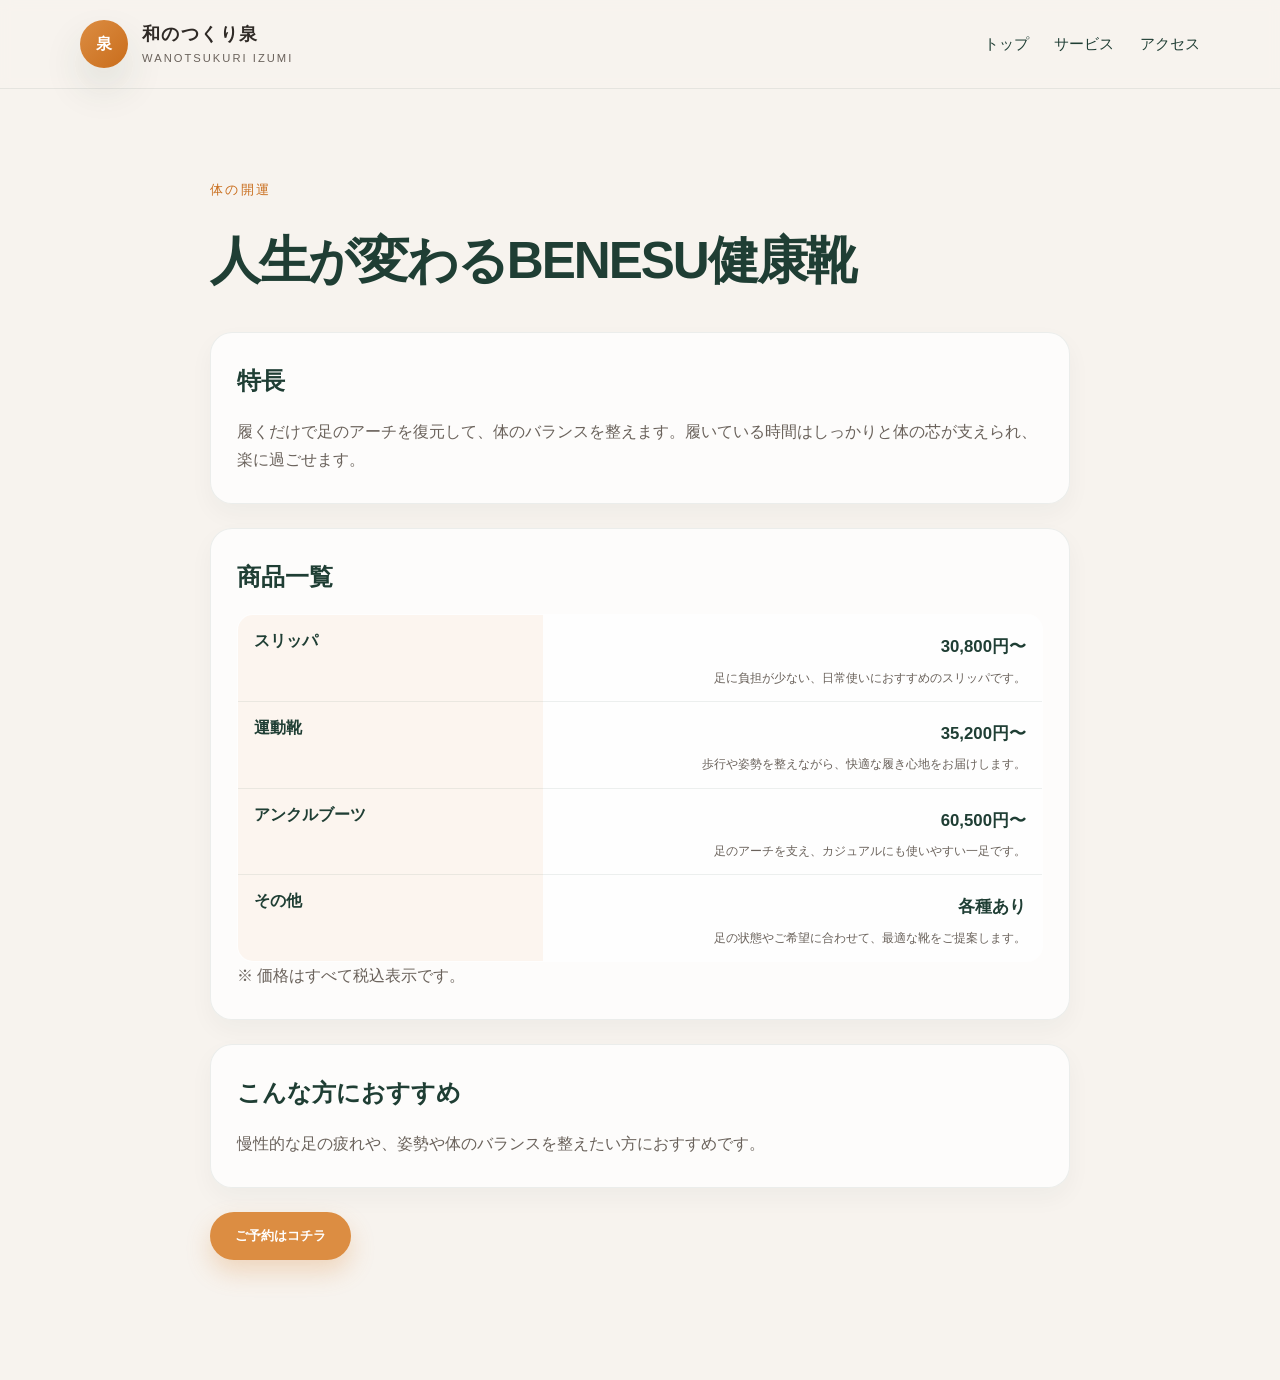
<file: service-shoes.html>
<!DOCTYPE html>
<html lang="ja">
  <head>
    <meta charset="UTF-8" />
    <meta name="viewport" content="width=device-width, initial-scale=1.0" />
    <title>靴販売 | 和のつくり泉</title>
    <link rel="stylesheet" href="style.css" />
  </head>
  <body>
    <header class="site-header">
      <div class="container header-inner">
        <div class="brand">
          <a href="index.html" class="brand-link" aria-label="トップページへ戻る">
            <div class="brand-mark">泉</div>
            <div>
              <p class="brand-name">和のつくり泉</p>
              <p class="brand-sub">wanotsukuri izumi</p>
            </div>
          </a>
        </div>
        <nav class="main-nav" aria-label="メインメニュー">
          <a href="index.html">トップ</a>
          <a href="index.html#services">サービス</a>
          <a href="index.html#access">アクセス</a>
        </nav>
      </div>
    </header>

    <main class="page-detail">
      <section class="container detail-wrap">
        <p class="eyebrow alt">体の開運</p>
        <h1>人生が変わるBENESU健康靴</h1>

        <div class="detail-box">
          <h2>特長</h2>
          <p>履くだけで足のアーチを復元して、体のバランスを整えます。履いている時間はしっかりと体の芯が支えられ、楽に過ごせます。</p>
        </div>

        <div class="detail-box">
          <h2>商品一覧</h2>
          <table class="price-table">
            <tr>
              <th>
                <span class="service-name">スリッパ</span>
              </th>
              <td>
                <div class="menu-row">
                  <div class="menu-main"></div>
                  <div class="menu-meta">
                    <div class="menu-price">30,800円〜</div>
                    <div class="menu-caption">足に負担が少ない、日常使いにおすすめのスリッパです。</div>
                  </div>
                </div>
              </td>
            </tr>
            <tr>
              <th>
                <span class="service-name">運動靴</span>
              </th>
              <td>
                <div class="menu-row">
                  <div class="menu-main"></div>
                  <div class="menu-meta">
                    <div class="menu-price">35,200円〜</div>
                    <div class="menu-caption">歩行や姿勢を整えながら、快適な履き心地をお届けします。</div>
                  </div>
                </div>
              </td>
            </tr>
            <tr>
              <th>
                <span class="service-name">アンクルブーツ</span>
              </th>
              <td>
                <div class="menu-row">
                  <div class="menu-main"></div>
                  <div class="menu-meta">
                    <div class="menu-price">60,500円〜</div>
                    <div class="menu-caption">足のアーチを支え、カジュアルにも使いやすい一足です。</div>
                  </div>
                </div>
              </td>
            </tr>
            <tr>
              <th>
                <span class="service-name">その他</span>
              </th>
              <td>
                <div class="menu-row">
                  <div class="menu-main"></div>
                  <div class="menu-meta">
                    <div class="menu-price">各種あり</div>
                    <div class="menu-caption">足の状態やご希望に合わせて、最適な靴をご提案します。</div>
                  </div>
                </div>
              </td>
            </tr>
          </table>
          <p class="small-note">※ 価格はすべて税込表示です。</p>
        </div>

        <div class="detail-box">
          <h2>こんな方におすすめ</h2>
          <p>慢性的な足の疲れや、姿勢や体のバランスを整えたい方におすすめです。</p>
        </div>

        <button class="button primary" type="button" data-open-qr>ご予約はコチラ</button>
      </section>
    </main>

    <div class="qr-modal" id="qr-modal" aria-hidden="true">
      <div class="qr-modal-dialog" role="dialog" aria-modal="true" aria-labelledby="qr-modal-title">
        <button class="qr-modal-close" type="button" aria-label="閉じる" data-close-qr>×</button>
        <img src="images/LINE_QR.png" alt="公式LINE QRコード" />
        <h2 id="qr-modal-title">LINEでご予約</h2>
        <p>こちらのQRコードを読み取り、LINEからご予約・ご相談をお受けいたします。</p>
        <div class="qr-actions">
          <a class="line-link" href="https://line.me/R/ti/p/@izumi" target="_blank" rel="noopener noreferrer">友達追加はコチラ</a>
          <button class="button primary" type="button" data-close-qr>元のページへ戻る</button>
        </div>
      </div>
    </div>

    <script>
      const qrModal = document.getElementById('qr-modal');
      const modalButtons = document.querySelectorAll('[data-open-qr]');
      const closeButtons = document.querySelectorAll('[data-close-qr]');

      const openQrModal = () => {
        qrModal.classList.add('is-open');
        qrModal.setAttribute('aria-hidden', 'false');
        document.body.classList.add('modal-open');
      };

      const closeQrModal = () => {
        qrModal.classList.remove('is-open');
        qrModal.setAttribute('aria-hidden', 'true');
        document.body.classList.remove('modal-open');
      };

      modalButtons.forEach((button) => {
        button.addEventListener('click', (event) => {
          event.preventDefault();
          openQrModal();
        });
      });

      closeButtons.forEach((button) => {
        button.addEventListener('click', closeQrModal);
      });

      qrModal.addEventListener('click', (event) => {
        if (event.target === qrModal) closeQrModal();
      });

      document.addEventListener('keydown', (event) => {
        if (event.key === 'Escape' && qrModal.classList.contains('is-open')) {
          closeQrModal();
        }
      });
    </script>
  </body>
</html>
</file>
<file: style.css>
:root {
  --ivory: #f7f3ee;
  --cream: #efe6dc;
  --orange: #dc8d42;
  --orange-deep: #c96d1c;
  --green: #1f3e34;
  --green-soft: #3a5d52;
  --text: #2f2a26;
  --muted: #6a625b;
  --white: #ffffff;
  --shadow: 0 20px 40px rgba(31, 62, 52, 0.12);
  --radius: 24px;
}

* {
  box-sizing: border-box;
}

html {
  scroll-behavior: smooth;
}

body {
  margin: 0;
  font-family: "Segoe UI", "Hiragino Sans", "Yu Gothic", sans-serif;
  background: var(--ivory);
  color: var(--text);
  line-height: 1.7;
}

a {
  color: inherit;
  text-decoration: none;
}

img {
  max-width: 100%;
  display: block;
}

.container {
  width: min(1120px, calc(100% - 32px));
  margin: 0 auto;
}

.section-spacing {
  padding: 110px 0;
}

.site-header {
  position: sticky;
  top: 0;
  z-index: 20;
  background: rgba(247, 243, 238, 0.88);
  backdrop-filter: blur(6px);
  border-bottom: 1px solid rgba(31, 62, 52, 0.08);
}

.header-inner {
  display: flex;
  align-items: center;
  justify-content: space-between;
  min-height: 88px;
  gap: 24px;
}

.brand {
  display: flex;
  align-items: center;
  gap: 14px;
}

.brand-mark {
  width: 48px;
  height: 48px;
  border-radius: 50%;
  background: linear-gradient(135deg, var(--orange), var(--orange-deep));
  color: var(--white);
  display: grid;
  place-items: center;
  font-weight: 700;
  box-shadow: var(--shadow);
}

.brand-name {
  margin: 0;
  font-size: 1.1rem;
  font-weight: 700;
  letter-spacing: 0.08em;
}

.brand-sub {
  margin: 0;
  font-size: 0.7rem;
  letter-spacing: 0.18em;
  color: var(--muted);
  text-transform: uppercase;
}

.main-nav {
  display: flex;
  align-items: center;
  gap: clamp(18px, 2vw, 36px);
  font-size: 0.95rem;
}

.main-nav a {
  color: var(--green);
  position: relative;
}

.main-nav a::after {
  content: "";
  position: absolute;
  left: 0;
  bottom: -6px;
  width: 100%;
  height: 2px;
  background: var(--orange);
  transform: scaleX(0);
  transform-origin: left;
  transition: transform 0.2s ease;
}

.main-nav a:hover::after {
  transform: scaleX(1);
}

.button {
  display: inline-flex;
  align-items: center;
  justify-content: center;
  border-radius: 999px;
  padding: 0.9rem 1.5rem;
  font-weight: 700;
  transition: transform 0.2s ease, box-shadow 0.2s ease;
  border: 1px solid transparent;
}

.button:hover {
  transform: translateY(-1px);
}

.primary {
  background: var(--orange);
  color: var(--white);
  box-shadow: 0 12px 24px rgba(220, 141, 66, 0.28);
}

.secondary {
  background: transparent;
  border-color: rgba(255, 255, 255, 0.9);
  color: var(--white);
}

.secondary:hover {
  background: var(--white);
  border-color: var(--white);
  color: var(--green);
}

.header-button {
  background: var(--green);
  color: var(--white);
  padding-inline: 1.2rem;
}

.qr-modal {
  position: fixed;
  inset: 0;
  display: none;
  align-items: center;
  justify-content: center;
  padding: 24px;
  background: rgba(15, 23, 20, 0.5);
  z-index: 100;
}

.qr-modal.is-open {
  display: flex;
}

.qr-modal-dialog {
  position: relative;
  width: min(100%, 540px);
  background: rgba(255, 255, 255, 0.92);
  border: 1px solid rgba(31, 62, 52, 0.08);
  border-radius: 32px;
  box-shadow: var(--shadow);
  padding: 28px 28px 24px;
  text-align: center;
}

.qr-modal-close {
  position: absolute;
  top: 16px;
  right: 16px;
  width: 38px;
  height: 38px;
  border: none;
  border-radius: 50%;
  background: rgba(31, 62, 52, 0.08);
  color: var(--green);
  font-size: 1.5rem;
  cursor: pointer;
}

.qr-modal img {
  width: min(100%, 420px);
  height: auto;
  display: block;
  margin: 0 auto 22px;
  border-radius: 18px;
  background: #fff;
  border: 14px solid #111;
}

.qr-modal h2 {
  margin: 0 0 12px;
  color: var(--green);
  font-size: clamp(1.8rem, 4vw, 2.8rem);
  letter-spacing: -0.04em;
}

.qr-modal p {
  margin: 0 0 18px;
  color: var(--muted);
  line-height: 1.8;
}

.qr-modal .qr-actions {
  display: flex;
  justify-content: center;
  flex-wrap: wrap;
  gap: 12px;
}

.qr-modal .line-link {
  display: inline-flex;
  align-items: center;
  justify-content: center;
  min-width: 220px;
  padding: 0.9rem 1.4rem;
  border-radius: 999px;
  font-weight: 700;
  background: #06c755;
  color: #fff;
  box-shadow: 0 12px 24px rgba(6, 199, 85, 0.2);
}

body.modal-open {
  overflow: hidden;
}

.hero {
  position: relative;
  background: url("https://images.unsplash.com/photo-1515377905703-c4788e51af15?auto=format&fit=crop&w=1400&q=80") center/cover no-repeat;
  min-height: 760px;
  display: flex;
  align-items: center;
}

.hero-overlay {
  position: absolute;
  inset: 0;
  background: linear-gradient(90deg, rgba(19, 32, 28, 0.72), rgba(19, 32, 28, 0.35));
}

.hero-inner {
  position: relative;
  z-index: 1;
  display: flex;
  align-items: end;
  justify-content: space-between;
  gap: 40px;
  width: min(1120px, calc(100% - 32px));
  padding-block: 110px;
}

.hero-copy {
  max-width: 620px;
  color: var(--white);
}

.eyebrow {
  margin: 0 0 16px;
  font-size: 0.8rem;
  letter-spacing: 0.18em;
  text-transform: uppercase;
  color: #f5d4a4;
}

.eyebrow.alt {
  color: var(--orange-deep);
}

.hero-copy h1 {
  margin: 0;
  font-size: clamp(2.8rem, 5vw, 5rem);
  line-height: 1.06;
  letter-spacing: -0.04em;
}

.hero-copy h1 span {
  color: #f6d4a7;
}

.hero-text {
  margin-top: 24px;
  max-width: 540px;
  font-size: 1.04rem;
  color: rgba(255, 255, 255, 0.82);
}

.hero-actions {
  display: flex;
  flex-wrap: wrap;
  gap: 16px;
  margin-top: 30px;
}

.hero-meta {
  display: flex;
  flex-wrap: wrap;
  gap: 18px;
  list-style: none;
  padding: 0;
  margin: 32px 0 0;
  color: rgba(255, 255, 255, 0.9);
  font-size: 0.95rem;
}

.hero-meta li {
  position: relative;
  padding-left: 18px;
}

.hero-meta li::before {
  content: "";
  width: 8px;
  height: 8px;
  border-radius: 50%;
  background: var(--orange);
  position: absolute;
  left: 0;
  top: 50%;
  transform: translateY(-50%);
}

.hero-card {
  width: min(100%, 340px);
  background: rgba(255, 255, 255, 0.96);
  border: 1px solid rgba(31, 62, 52, 0.08);
  border-radius: var(--radius);
  padding: 28px 24px 22px;
  box-shadow: var(--shadow);
  color: var(--text);
}

.card-label {
  color: var(--orange-deep);
  font-size: 0.78rem;
  letter-spacing: 0.12em;
  text-transform: uppercase;
  margin: 0 0 10px;
}

.hero-card h2 {
  margin: 0;
  font-size: 2rem;
  letter-spacing: -0.03em;
}

.price {
  font-size: 1.7rem;
  font-weight: 700;
  color: var(--green);
  margin: 8px 0 18px;
}

.hero-card ul {
  margin: 0 0 18px;
  padding-left: 20px;
  color: var(--muted);
}

.full {
  width: 100%;
}

.section-heading {
  margin-bottom: 52px;
}

.section-heading h2 {
  margin: 0;
  font-size: clamp(2rem, 3vw, 3rem);
  letter-spacing: -0.04em;
  color: var(--green);
}

.feature-grid,
.service-grid,
.step-grid,
.price-grid {
  display: grid;
  gap: 28px;
}

.feature-grid {
  grid-template-columns: repeat(3, minmax(0, 1fr));
}

.feature-item,
.service-card,
.price-card,
.step-item {
  background: rgba(255, 255, 255, 0.7);
  border: 1px solid rgba(31, 62, 52, 0.08);
  box-shadow: 0 10px 30px rgba(31, 62, 52, 0.04);
  border-radius: 20px;
}

.feature-item {
  padding: 30px 26px;
}

.feature-icon {
  display: inline-flex;
  align-items: center;
  justify-content: center;
  width: 52px;
  height: 52px;
  border-radius: 50%;
  margin-bottom: 18px;
  background: rgba(220, 141, 66, 0.12);
  color: var(--orange-deep);
  font-weight: 700;
}

.feature-item h3 {
  margin: 0 0 10px;
  color: var(--green);
  font-size: 1.4rem;
}

.feature-item p {
  margin: 0;
  color: var(--muted);
}

.about {
  background: linear-gradient(180deg, rgba(255,255,255,0.35), rgba(239, 230, 220, 0.5));
}

.about-grid {
  display: grid;
  grid-template-columns: 1.05fr 1fr;
  gap: 56px;
  align-items: center;
}

.about-image {
  min-height: 520px;
  position: relative;
}

.photo-frame {
  width: 100%;
  height: 100%;
  min-height: 520px;
  border-radius: 24px;
  background: url("https://images.unsplash.com/photo-1506126613408-eca07ce68773?auto=format&fit=crop&w=900&q=80") center/cover no-repeat;
  box-shadow: var(--shadow);
  position: relative;
}

.photo-frame::before {
  content: "";
  position: absolute;
  inset: -18px 18px auto auto;
  width: 42%;
  height: 42%;
  border: 3px solid rgba(220, 141, 66, 0.8);
  border-radius: 18px;
}

.about-copy p {
  color: var(--muted);
  margin-top: 0;
}

.about-copy h2 {
  margin-top: 0;
  margin-bottom: 18px;
  font-size: clamp(2rem, 3vw, 3rem);
  letter-spacing: -0.04em;
  color: var(--green);
}

.service-grid {
  grid-template-columns: repeat(2, minmax(0, 1fr));
}

.service-card {
  padding: 32px 28px;
}

.card-orange {
  background: linear-gradient(180deg, rgba(220,141,66,0.12), rgba(255,255,255,0.85));
}

.card-green {
  background: linear-gradient(180deg, rgba(31,62,52,0.09), rgba(255,255,255,0.85));
}

.service-top {
  margin-bottom: 16px;
}

.service-tag {
  display: inline-block;
  margin-bottom: 10px;
  padding: 0.38rem 0.72rem;
  border-radius: 999px;
  background: rgba(220, 141, 66, 0.12);
  color: var(--orange-deep);
  font-size: 0.72rem;
  letter-spacing: 0.08em;
  text-transform: uppercase;
  font-weight: 700;
}

.service-card h3 {
  margin: 0;
  color: var(--green);
  font-size: 2rem;
}

.service-card p {
  color: var(--muted);
  margin: 0 0 18px;
}

.service-card ul {
  margin: 0;
  padding-left: 18px;
  color: var(--green);
  line-height: 2;
}

.step-grid {
  grid-template-columns: repeat(3, minmax(0, 1fr));
}

.step-item {
  padding: 28px 22px;
}

.step-item span {
  display: inline-flex;
  align-items: center;
  justify-content: center;
  width: 54px;
  height: 54px;
  border-radius: 50%;
  background: var(--green);
  color: var(--white);
  font-weight: 700;
  margin-bottom: 16px;
}

.step-item h3 {
  margin: 0 0 10px;
  color: var(--green);
  font-size: 1.35rem;
}

.step-item p {
  margin: 0;
  color: var(--muted);
}

.price-grid {
  grid-template-columns: repeat(3, minmax(0, 1fr));
}

.price-card {
  padding: 28px 24px;
}

.price-card.accent {
  background: linear-gradient(180deg, rgba(220,141,66,0.12), rgba(255,255,255,0.9));
  border-color: rgba(220, 141, 66, 0.2);
}

.price-card h3 {
  margin: 0 0 12px;
  color: var(--green);
  font-size: 1.5rem;
}

.money {
  margin: 0 0 12px;
  font-size: 2rem;
  font-weight: 800;
  color: var(--orange-deep);
}

.price-card p:last-child {
  margin: 0;
  color: var(--muted);
}

.visit {
  background: rgba(255,255,255,0.35);
}

.visit-grid {
  display: grid;
  grid-template-columns: 1.1fr 0.9fr;
  gap: 36px;
  align-items: center;
}

.visit h2 {
  margin: 0 0 20px;
  font-size: clamp(2rem, 3vw, 3rem);
  letter-spacing: -0.04em;
  color: var(--green);
}

.info-list {
  list-style: none;
  padding: 0;
  margin: 0;
  display: grid;
  gap: 12px;
  color: var(--muted);
}

.map-card {
  background: var(--white);
  border: 1px solid rgba(31, 62, 52, 0.08);
  border-radius: 24px;
  padding: 24px;
  box-shadow: var(--shadow);
}

.map-image {
  display: block;
  width: 100%;
  height: 240px;
  object-fit: cover;
  border-radius: 18px;
  margin-bottom: 18px;
  background: linear-gradient(135deg, rgba(31, 62, 52, 0.94), rgba(70, 104, 82, 0.92));
}

.site-footer {
  background: var(--green);
  color: var(--white);
  padding: 26px 0;
}

.footer-inner {
  display: flex;
  align-items: center;
  justify-content: space-between;
  gap: 18px;
}

.footer-links {
  display: flex;
  flex-wrap: wrap;
  gap: 18px;
  color: rgba(255,255,255,0.8);
}

.page-detail {
  padding: 90px 0 120px;
}

.detail-wrap {
  max-width: 860px;
}

.detail-wrap h1 {
  margin: 0 0 28px;
  font-size: clamp(2.3rem, 4vw, 3.5rem);
  color: var(--green);
  letter-spacing: -0.04em;
}

.detail-box {
  background: rgba(255,255,255,0.75);
  border: 1px solid rgba(31, 62, 52, 0.08);
  border-radius: 22px;
  padding: 28px 26px;
  margin-bottom: 24px;
  box-shadow: 0 10px 24px rgba(31, 62, 52, 0.04);
}

.detail-box h2 {
  margin: 0 0 16px;
  font-size: 1.5rem;
  color: var(--green);
}

.detail-box ul {
  margin: 0;
  padding-left: 20px;
  color: var(--muted);
  line-height: 2;
}

.detail-box p {
  margin: 0;
  color: var(--muted);
  line-height: 1.8;
}

.text-link {
  display: inline-block;
  margin-top: 18px;
  color: var(--orange-deep);
  font-weight: 700;
}

.detail-grid {
  display: grid;
  grid-template-columns: repeat(2, minmax(0, 1fr));
  gap: 22px;
}

.price-table {
  width: 100%;
  border-collapse: collapse;
  margin-top: 12px;
  background: rgba(255,255,255,0.7);
  border: 1px solid rgba(31, 62, 52, 0.08);
  border-radius: 16px;
  overflow: hidden;
}

.price-table th,
.price-table td {
  padding: 14px 16px;
  border-bottom: 1px solid rgba(31, 62, 52, 0.08);
  text-align: left;
  vertical-align: top;
}

.price-table th {
  width: 38%;
  background: rgba(220, 141, 66, 0.08);
  color: var(--green);
  font-weight: 700;
}

.record-duration {
  margin-top: 8px;
  display: inline-flex;
  align-items: center;
  gap: 6px;
  font-size: 0.78rem;
  color: var(--muted);
  font-weight: 400;
  line-height: 1.6;
}

.service-name {
  display: block;
  line-height: 1.5;
}

.menu-price {
  margin-top: 2px;
  color: var(--green);
  font-weight: 800;
  font-size: 1.05rem;
}

.menu-caption {
  margin-top: 4px;
  font-size: 0.72rem;
  line-height: 1.5;
  color: var(--muted);
  text-align: right;
  width: 100%;
  max-width: none;
}

.menu-row {
  display: flex;
  align-items: flex-start;
  justify-content: space-between;
  gap: 16px;
  width: 100%;
}

.menu-main {
  flex: 1;
  min-width: 0;
}

.menu-meta {
  display: flex;
  flex-direction: column;
  align-items: flex-end;
  gap: 4px;
  min-width: 200px;
  max-width: 360px;
  width: 100%;
  text-align: right;
  margin-top: 2px;
  margin-left: auto;
}

.duration-row {
  display: inline-flex;
  align-items: center;
  justify-content: flex-end;
  gap: 8px;
  color: var(--green);
  font-weight: 700;
}

.duration-icon {
  width: 20px;
  height: 20px;
  object-fit: cover;
  border-radius: 6px;
  flex-shrink: 0;
}

.brand-link {
  display: inline-flex;
  align-items: center;
  gap: 14px;
  color: inherit;
  text-decoration: none;
}

.brand-link:hover {
  text-decoration: none;
}

@media (max-width: 900px) {
  .main-nav {
    display: none;
  }

  .hero-inner,
  .about-grid,
  .visit-grid,
  .service-grid,
  .feature-grid,
  .price-grid,
  .step-grid,
  .service-visuals {
    display: grid;
    grid-template-columns: 1fr;
  }

  .hero-inner {
    align-items: center;
    padding-top: 76px;
    padding-bottom: 76px;
  }

  .hero-card {
    width: 100%;
  }
}

@media (max-width: 560px) {
  .hero {
    min-height: 660px;
  }

  .header-inner,
  .footer-inner {
    flex-direction: column;
    align-items: flex-start;
  }

  .section-spacing {
    padding: 80px 0;
  }

  .hero-meta {
    flex-direction: column;
    gap: 8px;
  }

  .page-detail {
    padding-top: 70px;
  }

  .detail-box {
    padding: 22px 18px;
  }
}

@media (max-width: 700px) {
  .detail-grid {
    grid-template-columns: 1fr;
  }

  .image-gallery {
    grid-template-columns: 1fr;
  }
}
</file>
